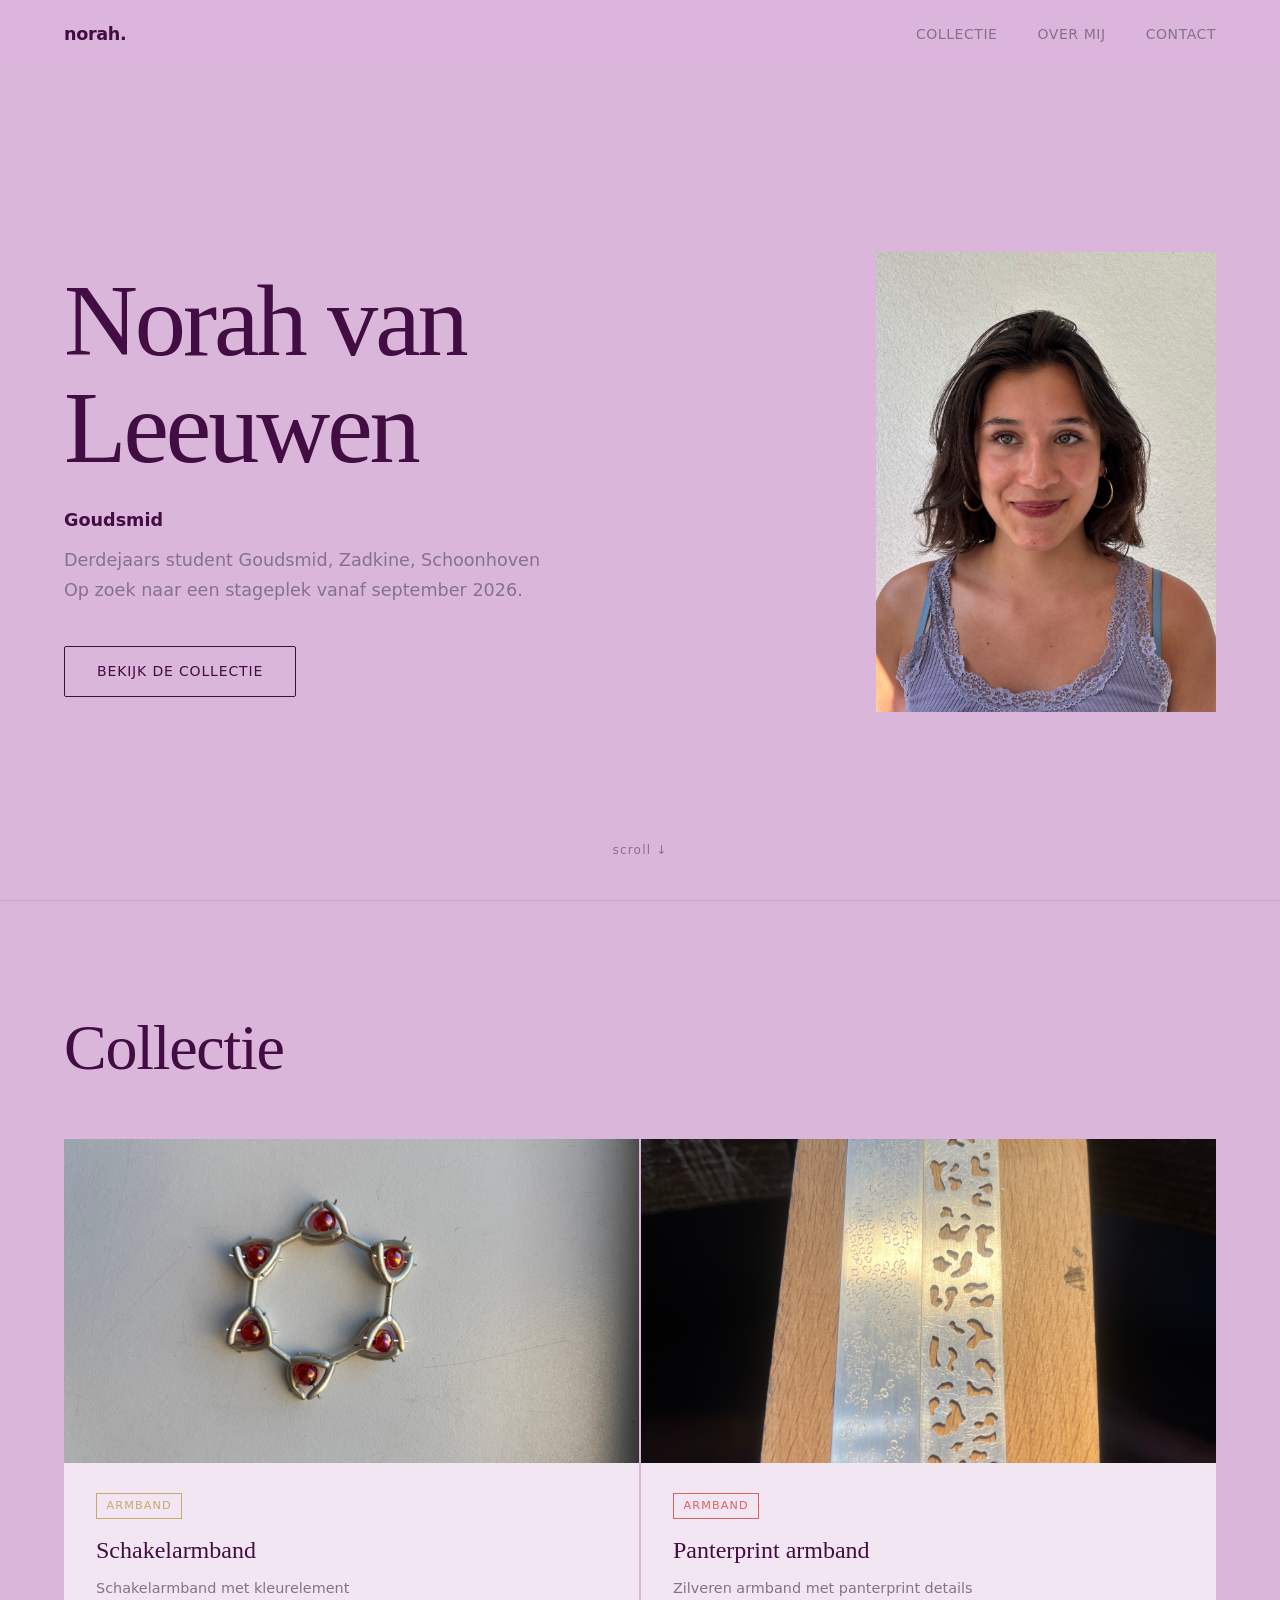
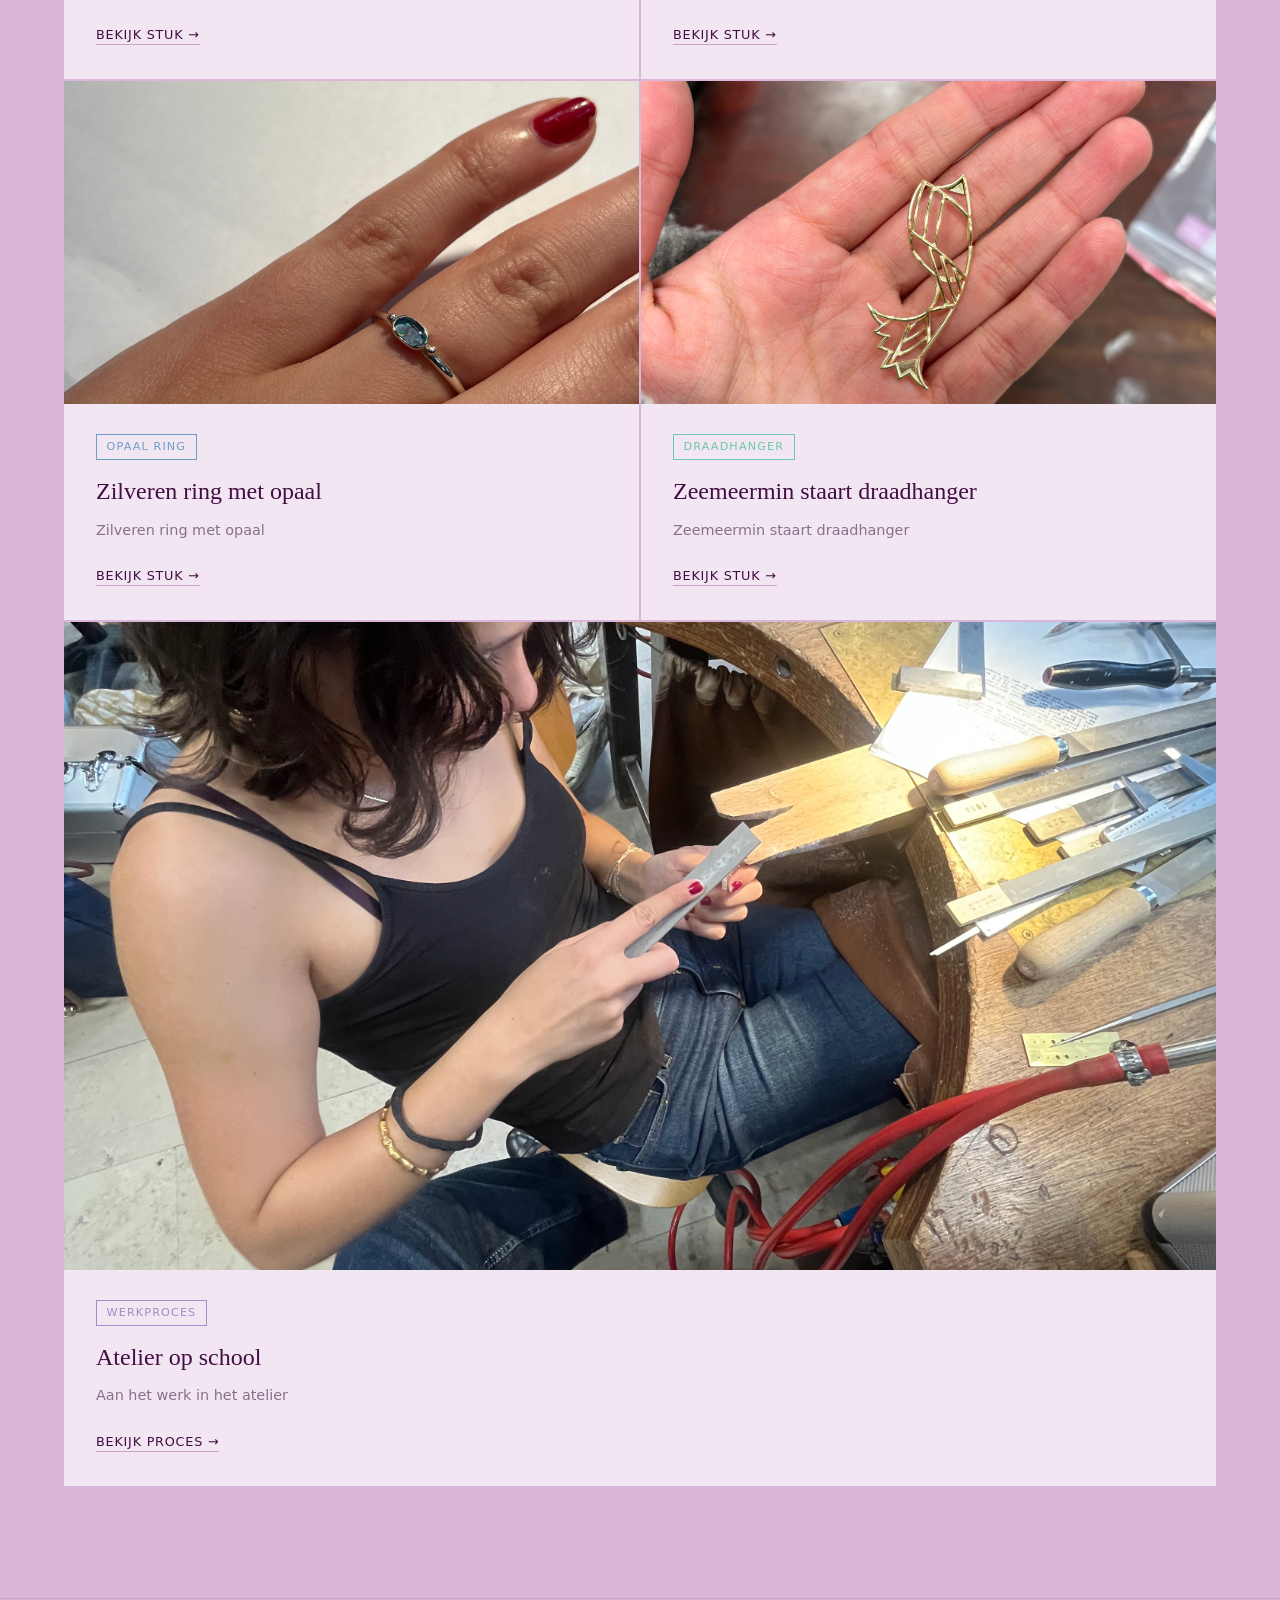
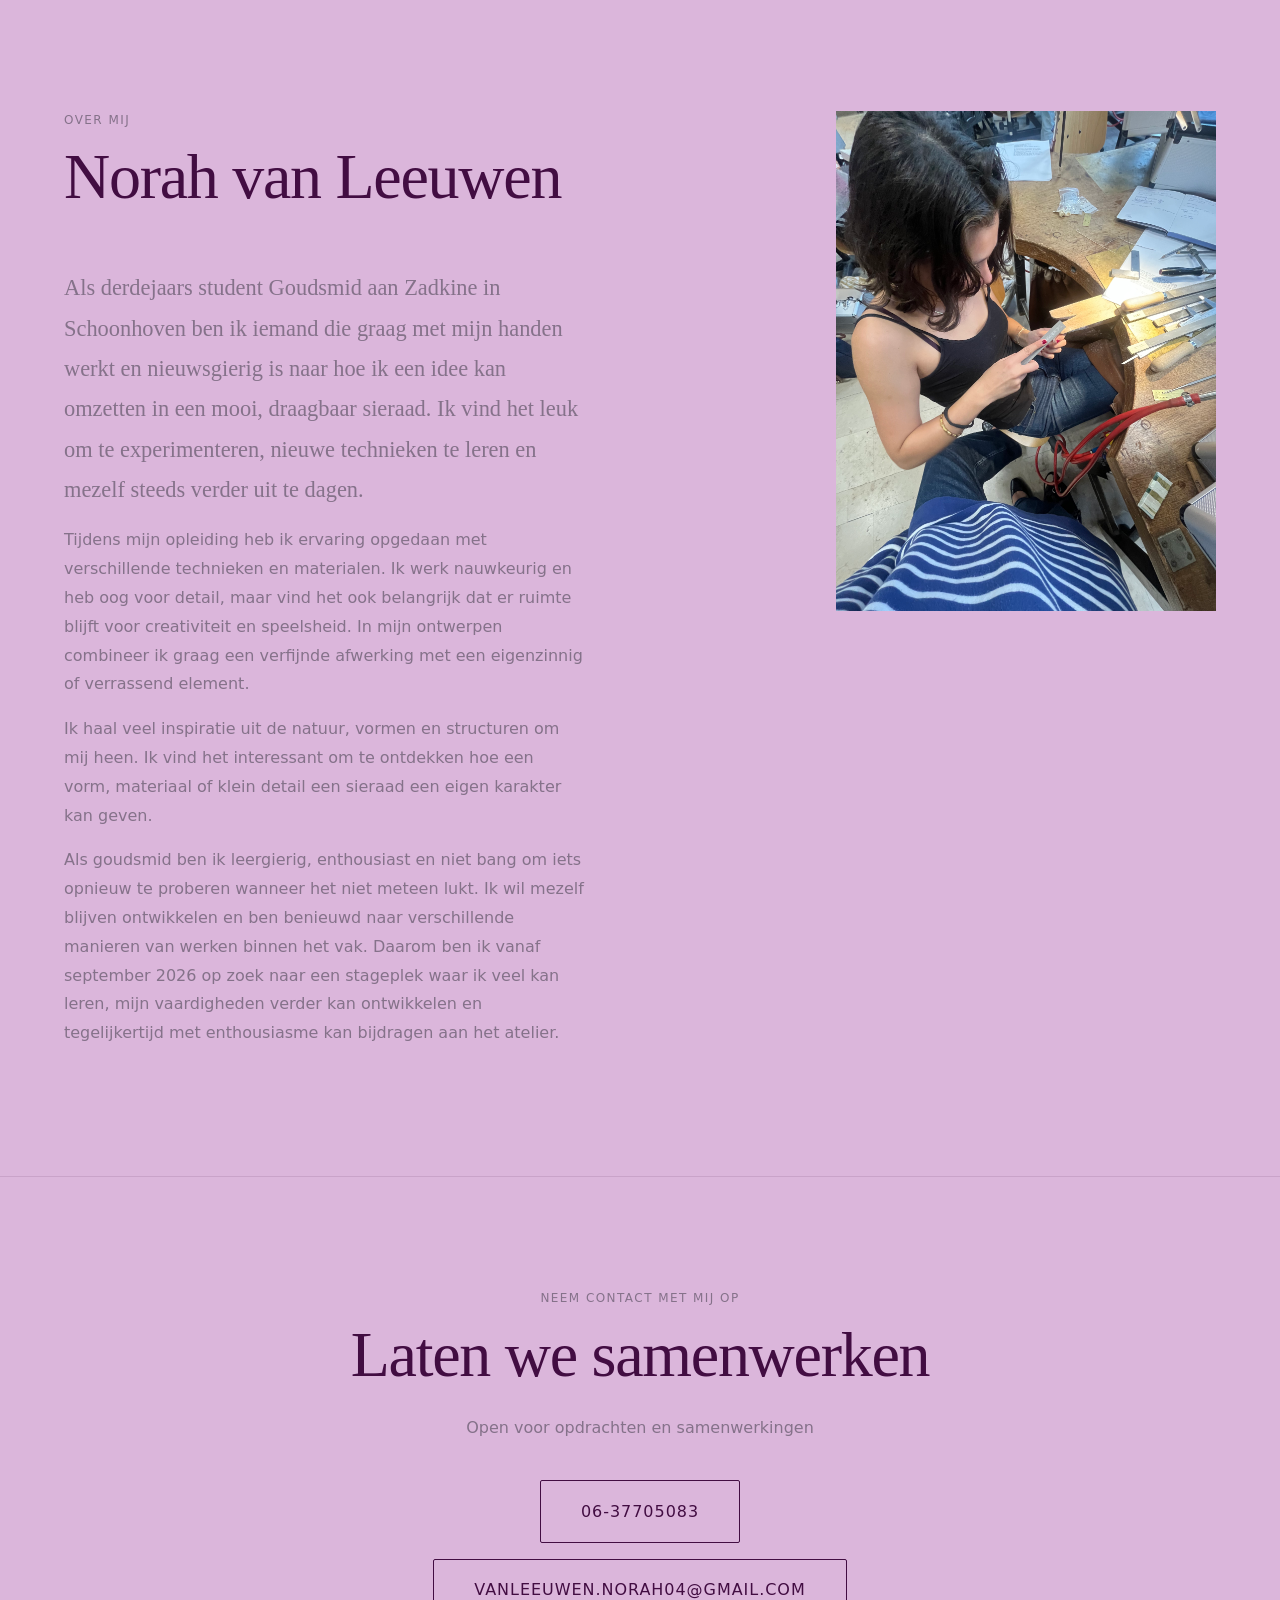
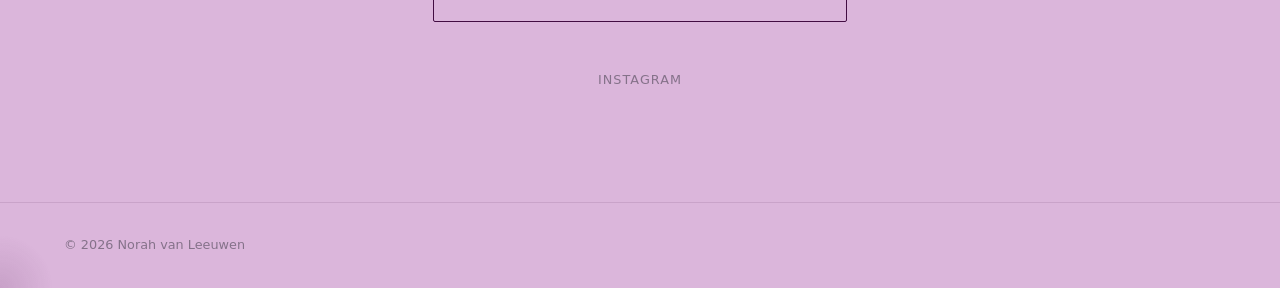
<file: index.html>
<!DOCTYPE html>
<html lang="nl">
   <head>
      <meta charset="UTF-8" />
      <meta name="viewport" content="width=device-width, initial-scale=1.0" />
      <link rel="icon" type="image/png" href="imgs/NL.png" />
      <title>Portfolio — Norah van Leeuwen</title>
      <link rel="stylesheet" href="style.css" />
   </head>
   <body>
      <!-- NAV -->
      <nav>
         <span class="nav-logo">norah.</span>
         <ul>
<li><a href="index.html#work">Collectie</a></li>
<li><a href="index.html#about">Over mij</a></li>
<li><a href="index.html#contact">Contact</a></li>
         </ul>
      </nav>

<section id="hero">
  <div class="hero-content">
    <h1>Norah van Leeuwen</h1>
    <h2>Goudsmid</h2>
    <p class="hero-sub">Derdejaars student Goudsmid, Zadkine, Schoonhoven
Op zoek naar een stageplek vanaf september 2026.</p>
    <a href="#work" class="btn">Bekijk de collectie</a>
  </div>
  <div style="width: 340px; height: 460px; overflow: hidden; flex-shrink: 0;">
    <img src="imgs/about/norah.jpg" alt="Norah" style="width: 100%; height: 100%; object-fit: cover; object-position: center 50%;">
  </div>
  <div class="hero-scroll">scroll ↓</div>
</section>

      <!-- WORK -->
      <section id="work">
         <div class="section-header">
            <h2>Collectie</h2>
         </div>
         <div class="projects-grid">
            <article class="project-card" style="--accent: #c8a96e;" onclick="location.href='armband-rondje.html'">
               <div class="project-img" style="background-image: url('imgs/armband-rondje.jpeg');"></div>
               <div class="project-info">
                  <span class="project-tag">Armband</span>
                  <h3>Schakelarmband</h3>
                  <p>Schakelarmband met kleurelement</p>
                  <span class="project-link">Bekijk stuk →</span>
               </div>
            </article>
            <article class="project-card" style="--accent: #e06060;" onclick="location.href='armband-panter.html'">
               <div class="project-img" style="background-image: url('imgs/armband-panter.jpeg');"></div>
               <div class="project-info">
                  <span class="project-tag">Armband</span>
                  <h3>Panterprint armband</h3>
                  <p>Zilveren armband met panterprint details</p>
                  <span class="project-link">Bekijk stuk →</span>
               </div>
            </article>
            <article class="project-card" style="--accent: #6e9ec8;" onclick="location.href='opaal-ring.html'">
               <div class="project-img" style="background-image: url('imgs/opaal-ring.jpeg');"></div>
               <div class="project-info">
                  <span class="project-tag">Opaal ring</span>
                  <h3>Zilveren ring met opaal</h3>
                  <p>Zilveren ring met opaal</p>
                  <span class="project-link">Bekijk stuk →</span>
               </div>
            </article>
            <article class="project-card" style="--accent: #6ec8a9;" onclick="location.href='zeemeermin.html'">
               <div class="project-img" style="background-image: url('imgs/zeemeermin.jpeg');"></div>
               <div class="project-info">
                  <span class="project-tag">Draadhanger</span>
                  <h3>Zeemeermin staart draadhanger</h3>
                  <p>Zeemeermin staart draadhanger</p>
                  <span class="project-link">Bekijk stuk →</span>
               </div>
            </article>
            <article class="project-card" style="--accent: #a08ec8;" onclick="location.href='proces.html'">
               <div class="project-img" style="background-image: url('imgs/iha/norah-working.jpeg');"></div>
               <div class="project-info">
                  <span class="project-tag">Werkproces</span>
                  <h3>Atelier op school</h3>
                  <p>Aan het werk in het atelier</p>
                  <span class="project-link">Bekijk proces →</span>
               </div>
            </article>
         </div>
      </section>
      <!-- ABOUT -->
      <section id="about">
         <div class="about-inner">
            <div class="about-text">
               <div class="section-header">
                  <span class="label">Over mij</span>
                  <h2>Norah van Leeuwen</h2>
               </div>
               <p class="about-lead">Als derdejaars student Goudsmid aan Zadkine in Schoonhoven ben ik iemand die graag met mijn handen werkt en nieuwsgierig is naar hoe ik een idee kan omzetten in een mooi, draagbaar sieraad. Ik vind het leuk om te experimenteren, nieuwe technieken te leren en mezelf steeds verder uit te dagen.</p>
               <p>Tijdens mijn opleiding heb ik ervaring opgedaan met verschillende technieken en materialen. Ik werk nauwkeurig en heb oog voor detail, maar vind het ook belangrijk dat er ruimte blijft voor creativiteit en speelsheid. In mijn ontwerpen combineer ik graag een verfijnde afwerking met een eigenzinnig of verrassend element.</p>
               <p>Ik haal veel inspiratie uit de natuur, vormen en structuren om mij heen. Ik vind het interessant om te ontdekken hoe een vorm, materiaal of klein detail een sieraad een eigen karakter kan geven.</p>
               <p>Als goudsmid ben ik leergierig, enthousiast en niet bang om iets opnieuw te proberen wanneer het niet meteen lukt. Ik wil mezelf blijven ontwikkelen en ben benieuwd naar verschillende manieren van werken binnen het vak. Daarom ben ik vanaf september 2026 op zoek naar een stageplek waar ik veel kan leren, mijn vaardigheden verder kan ontwikkelen en tegelijkertijd met enthousiasme kan bijdragen aan het atelier.</p>
            </div>
            <div style="width: 380px; height: 500px; overflow: hidden; position: sticky; top: 6rem;">
               <img src="imgs/iha/norah-working.jpeg" alt="Norah" style="width: 100%; height: 100%; object-fit: cover; object-position: center 50%;">
            </div>
         </div>
      </section>
      <!-- CONTACT -->
      <section id="contact">
         <div class="contact-inner">
            <div class="section-header">
               <span class="label">Neem contact met mij op</span>
               <h2>Laten we samenwerken</h2>
            </div>
            <p class="contact-sub">Open voor opdrachten en samenwerkingen</p>
            <div class="contact-buttons">
               <a href="tel:+31637705083" class="btn btn-large">06-37705083</a>
               <a href="mailto:vanleeuwen.norah04@gmail.com" class="btn btn-large">vanleeuwen.norah04@gmail.com</a>
            </div>
            <div class="socials">
               <a href="https://www.instagram.com/norahvanleeuwen_/">Instagram</a>
            </div>
         </div>
      </section>
      <footer>
         <span>© 2026 Norah van Leeuwen</span>
      </footer>
      <script src="script.js"></script>
   </body>
</html>
</file>
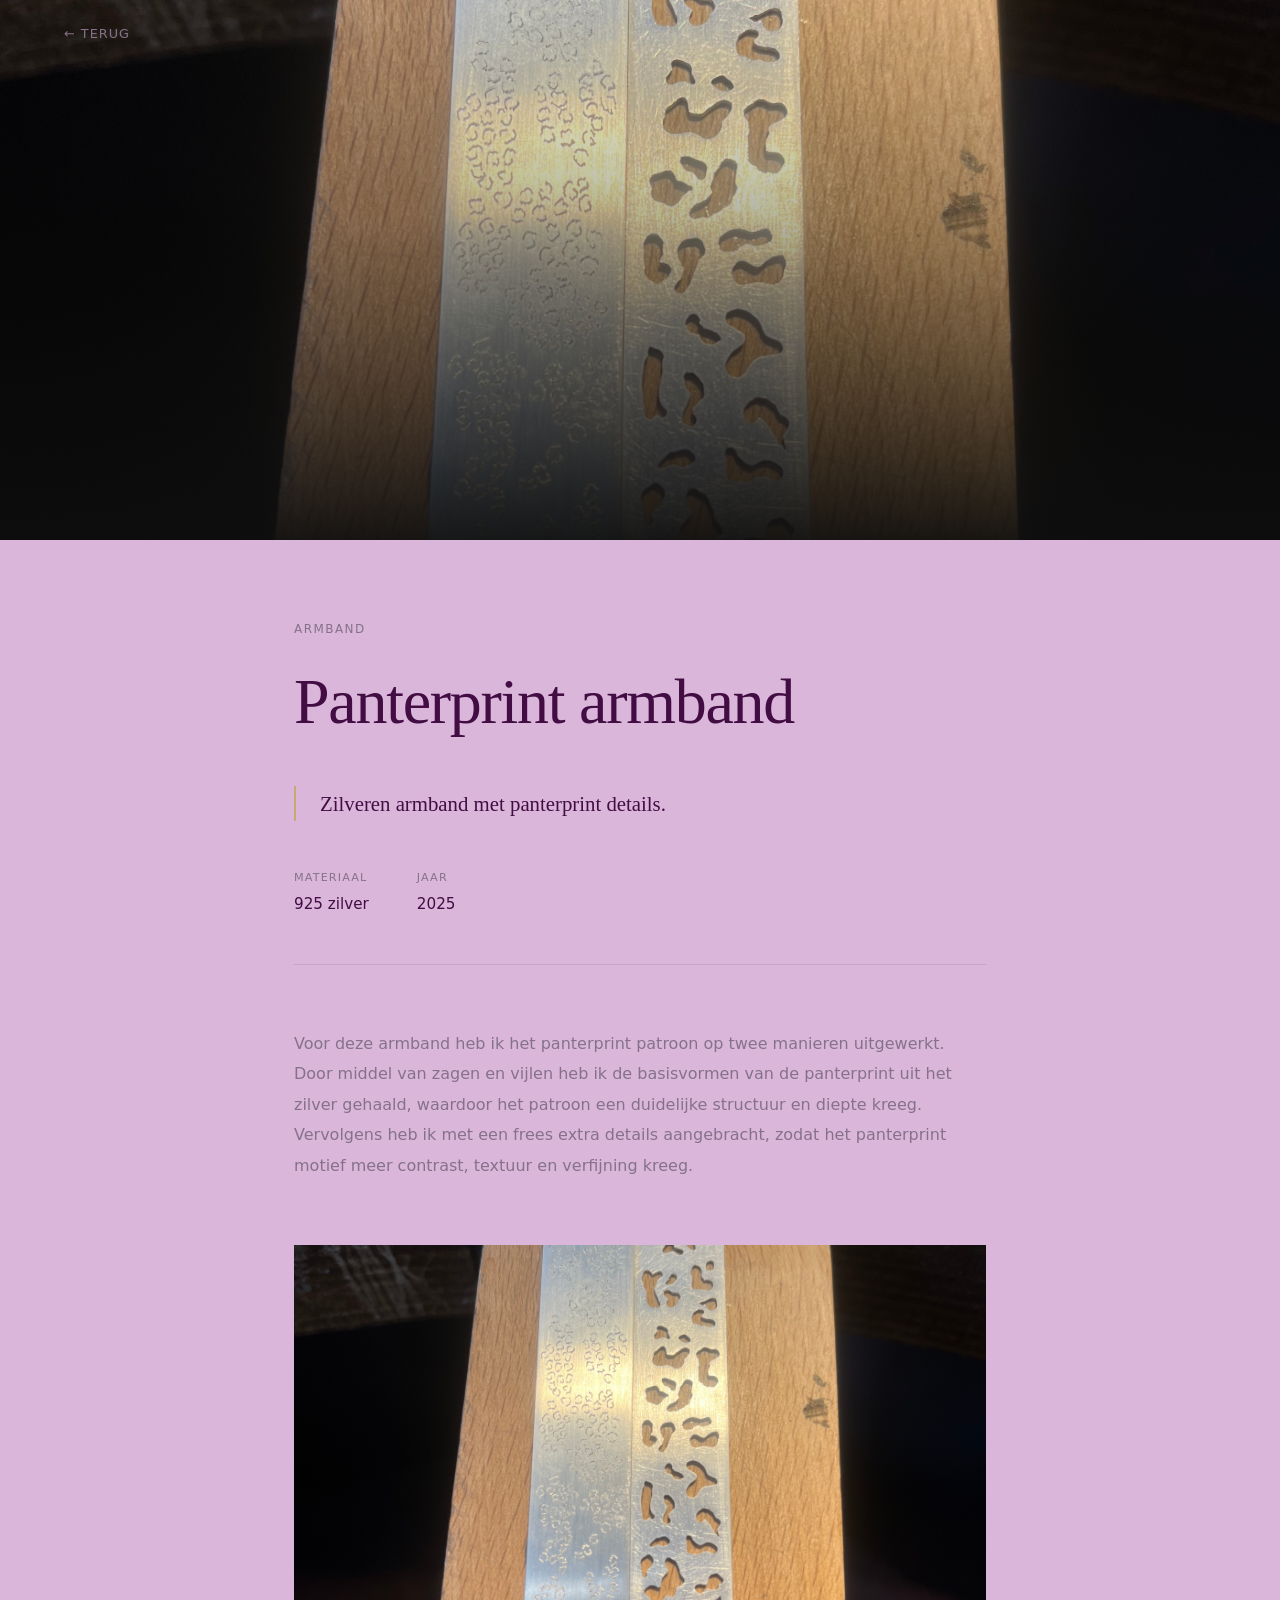
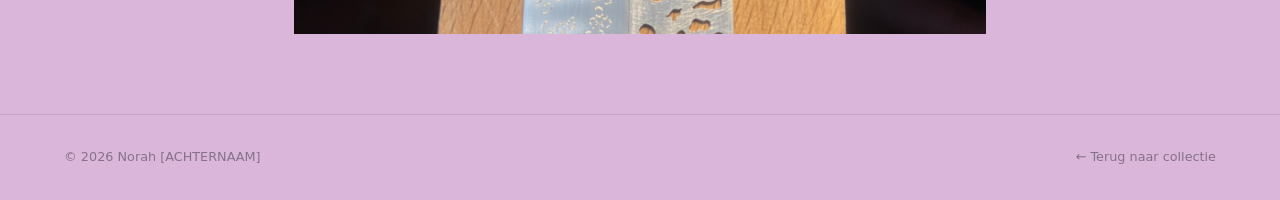
<file: armband-panter.html>
<!DOCTYPE html>
<html lang="nl">
<head>
  <meta charset="UTF-8" />
  <meta name="viewport" content="width=device-width, initial-scale=1.0" />
        <link rel="icon" type="image/png" href="imgs/NL.png" />
  <title>Panterprint armband — Norah</title>
  <link rel="stylesheet" href="style.css" />
  <link rel="stylesheet" href="project.css" />
</head>
<body>

  <a href="index.html#work" class="back-link">← Terug</a>

  <div class="project-hero" style="background-image: url('imgs/armband-panter.jpeg');"></div>

  <div class="project-body">
    <span class="label">Armband</span>
    <h1 style="font-family:Georgia,serif;font-size:clamp(2rem,5vw,4rem);font-weight:normal;letter-spacing:-0.02em;margin-bottom:2rem;">Panterprint armband</h1>

    <p class="project-intro">Zilveren armband met panterprint details.</p>

    <div class="project-meta">
      <div class="meta-item"><span class="meta-label">Materiaal</span><span class="meta-value">925 zilver</span></div>
      <div class="meta-item"><span class="meta-label">Jaar</span><span class="meta-value">2025</span></div>
    </div>

    <div class="project-text">
      <p>Voor deze armband heb ik het panterprint patroon op twee manieren uitgewerkt. Door middel van zagen en vijlen heb ik de basisvormen van de panterprint uit het zilver gehaald, waardoor het patroon een duidelijke structuur en diepte kreeg. Vervolgens heb ik met een frees extra details aangebracht, zodat het panterprint motief meer contrast, textuur en verfijning kreeg.</p>
    </div>

    <div class="gallery cols-1">
      <img src="imgs/armband-panter.jpeg" alt="Panterprint armband" class="wide" />
    </div>
  </div>

  <footer>
    <span>© 2026 Norah [ACHTERNAAM]</span>
    <a href="index.html#work" style="color:var(--muted);text-decoration:none;font-size:0.8rem;">← Terug naar collectie</a>
  </footer>

</body>
</html>
</file>
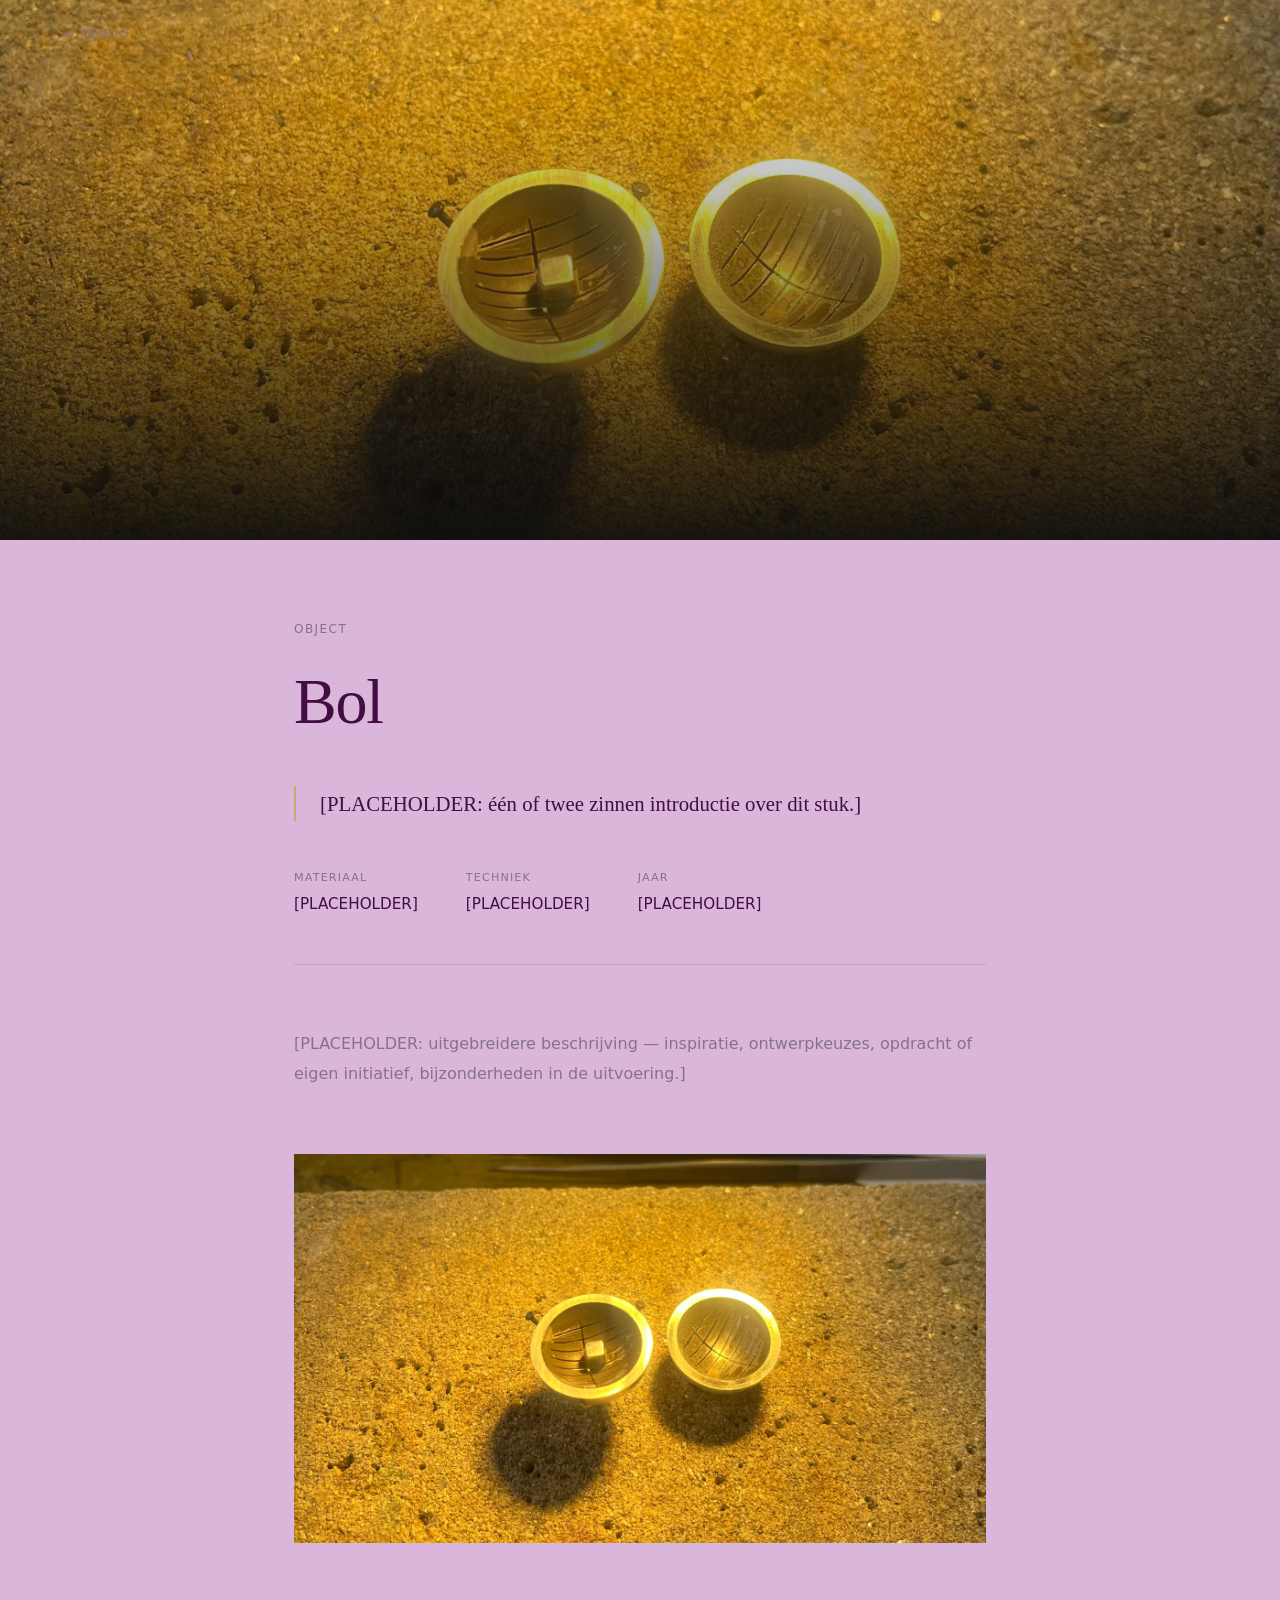
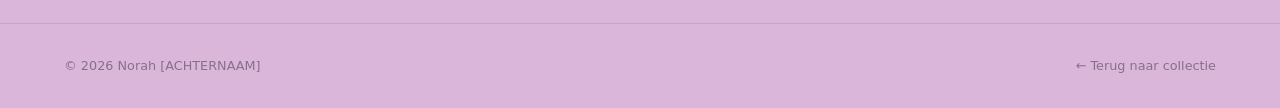
<file: bol.html>
<!DOCTYPE html>
<html lang="nl">
<head>
  <meta charset="UTF-8" />
  <meta name="viewport" content="width=device-width, initial-scale=1.0" />
  <title>Bol — Norah</title>
  <link rel="stylesheet" href="style.css" />
  <link rel="stylesheet" href="project.css" />
</head>
<body>

  <a href="index.html#work" class="back-link">← Terug</a>

  <div class="project-hero" style="background-image: url('imgs/bol.jpeg');"></div>

  <div class="project-body">
    <span class="label">Object</span>
    <h1 style="font-family:Georgia,serif;font-size:clamp(2rem,5vw,4rem);font-weight:normal;letter-spacing:-0.02em;margin-bottom:2rem;">Bol</h1>

    <p class="project-intro">[PLACEHOLDER: één of twee zinnen introductie over dit stuk.]</p>

    <div class="project-meta">
      <div class="meta-item"><span class="meta-label">Materiaal</span><span class="meta-value">[PLACEHOLDER]</span></div>
      <div class="meta-item"><span class="meta-label">Techniek</span><span class="meta-value">[PLACEHOLDER]</span></div>
      <div class="meta-item"><span class="meta-label">Jaar</span><span class="meta-value">[PLACEHOLDER]</span></div>
    </div>

    <div class="project-text">
      <p>[PLACEHOLDER: uitgebreidere beschrijving — inspiratie, ontwerpkeuzes, opdracht of eigen initiatief, bijzonderheden in de uitvoering.]</p>
    </div>

    <div class="gallery cols-1">
      <img src="imgs/bol.jpeg" alt="Bol" class="wide" />
    </div>
  </div>

  <footer>
    <span>© 2026 Norah [ACHTERNAAM]</span>
    <a href="index.html#work" style="color:var(--muted);text-decoration:none;font-size:0.8rem;">← Terug naar collectie</a>
  </footer>

</body>
</html>
</file>
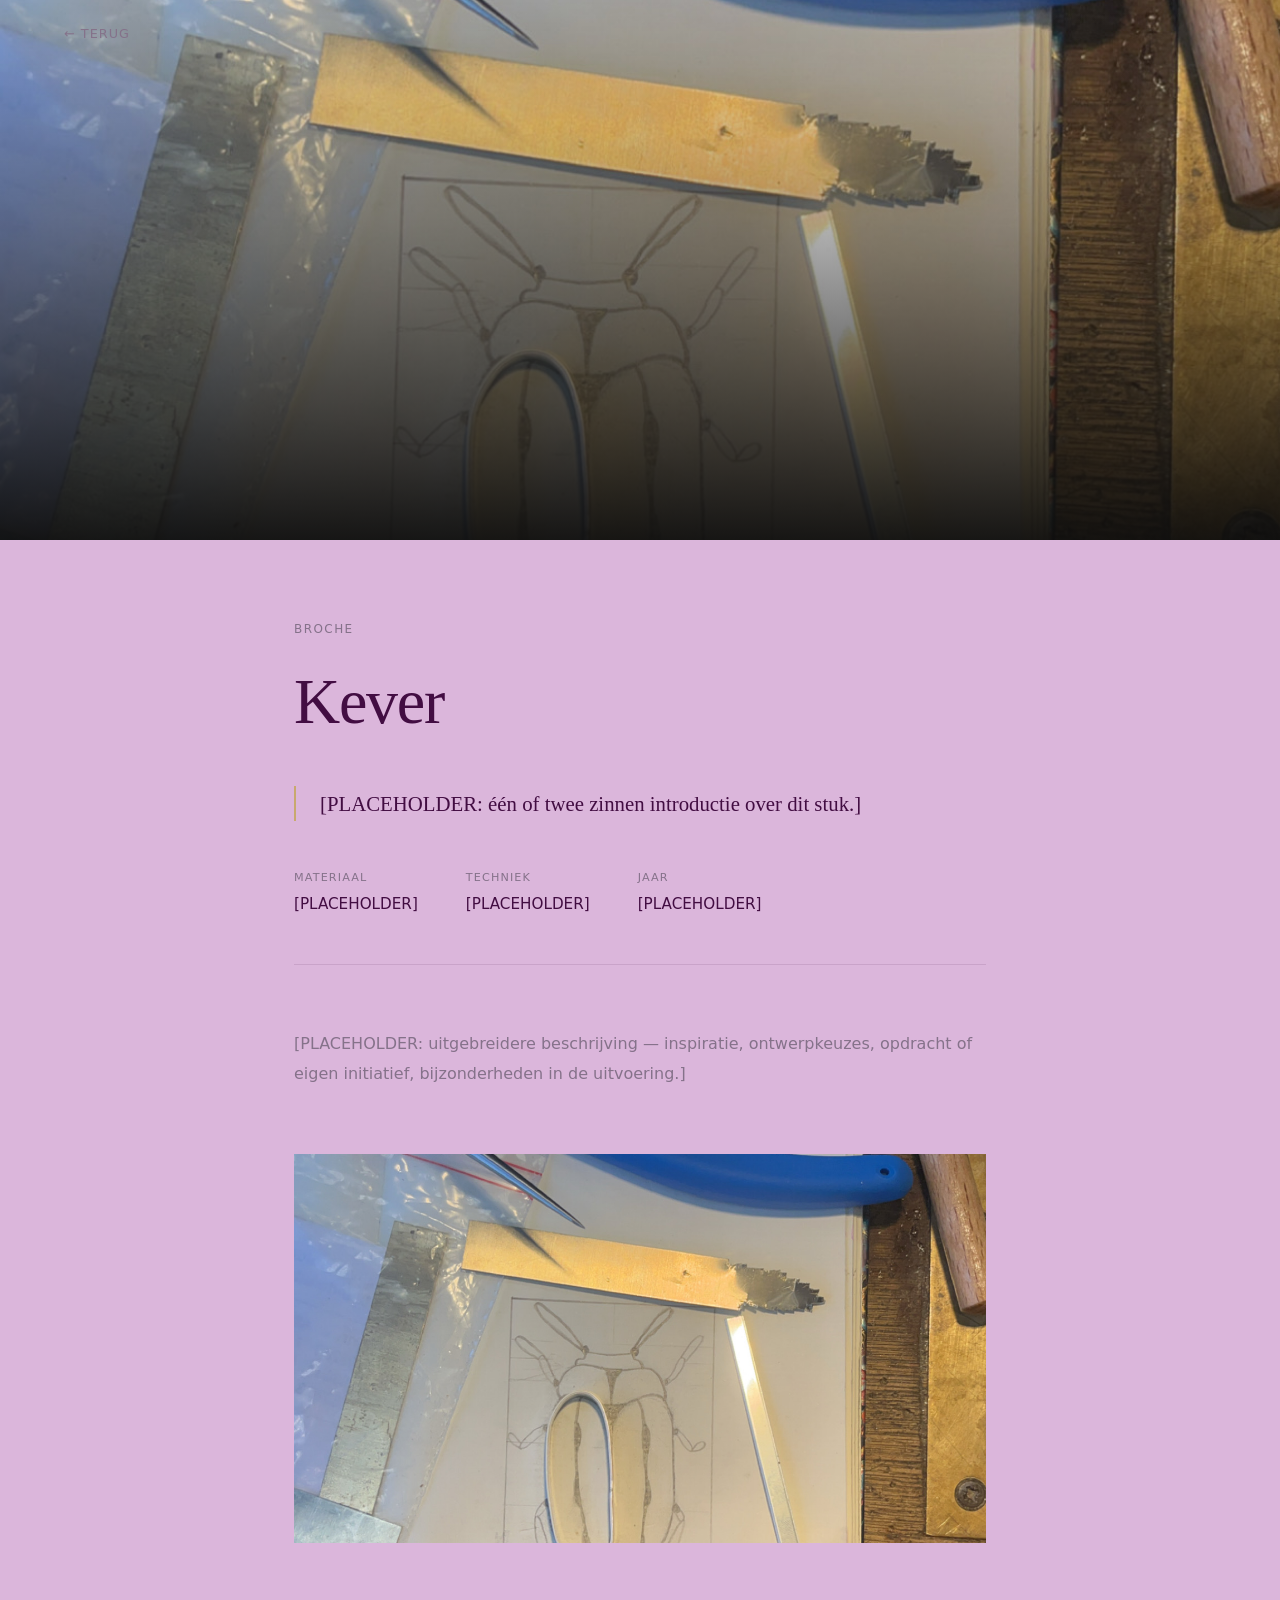
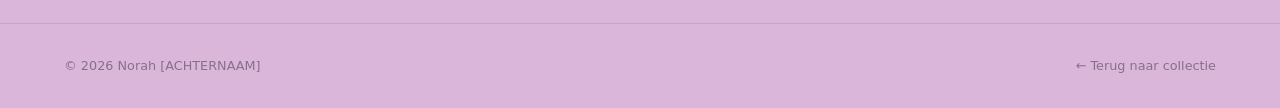
<file: kever.html>
<!DOCTYPE html>
<html lang="nl">
<head>
  <meta charset="UTF-8" />
  <meta name="viewport" content="width=device-width, initial-scale=1.0" />
  <title>Kever — Norah</title>
  <link rel="stylesheet" href="style.css" />
  <link rel="stylesheet" href="project.css" />
</head>
<body>

  <a href="index.html#work" class="back-link">← Terug</a>

  <div class="project-hero" style="background-image: url('imgs/kever.JPG');"></div>

  <div class="project-body">
    <span class="label">Broche</span>
    <h1 style="font-family:Georgia,serif;font-size:clamp(2rem,5vw,4rem);font-weight:normal;letter-spacing:-0.02em;margin-bottom:2rem;">Kever</h1>

    <p class="project-intro">[PLACEHOLDER: één of twee zinnen introductie over dit stuk.]</p>

    <div class="project-meta">
      <div class="meta-item"><span class="meta-label">Materiaal</span><span class="meta-value">[PLACEHOLDER]</span></div>
      <div class="meta-item"><span class="meta-label">Techniek</span><span class="meta-value">[PLACEHOLDER]</span></div>
      <div class="meta-item"><span class="meta-label">Jaar</span><span class="meta-value">[PLACEHOLDER]</span></div>
    </div>

    <div class="project-text">
      <p>[PLACEHOLDER: uitgebreidere beschrijving — inspiratie, ontwerpkeuzes, opdracht of eigen initiatief, bijzonderheden in de uitvoering.]</p>
    </div>

    <div class="gallery cols-1">
      <img src="imgs/kever.JPG" alt="Kever" class="wide" />
    </div>
  </div>

  <footer>
    <span>© 2026 Norah [ACHTERNAAM]</span>
    <a href="index.html#work" style="color:var(--muted);text-decoration:none;font-size:0.8rem;">← Terug naar collectie</a>
  </footer>

</body>
</html>
</file>
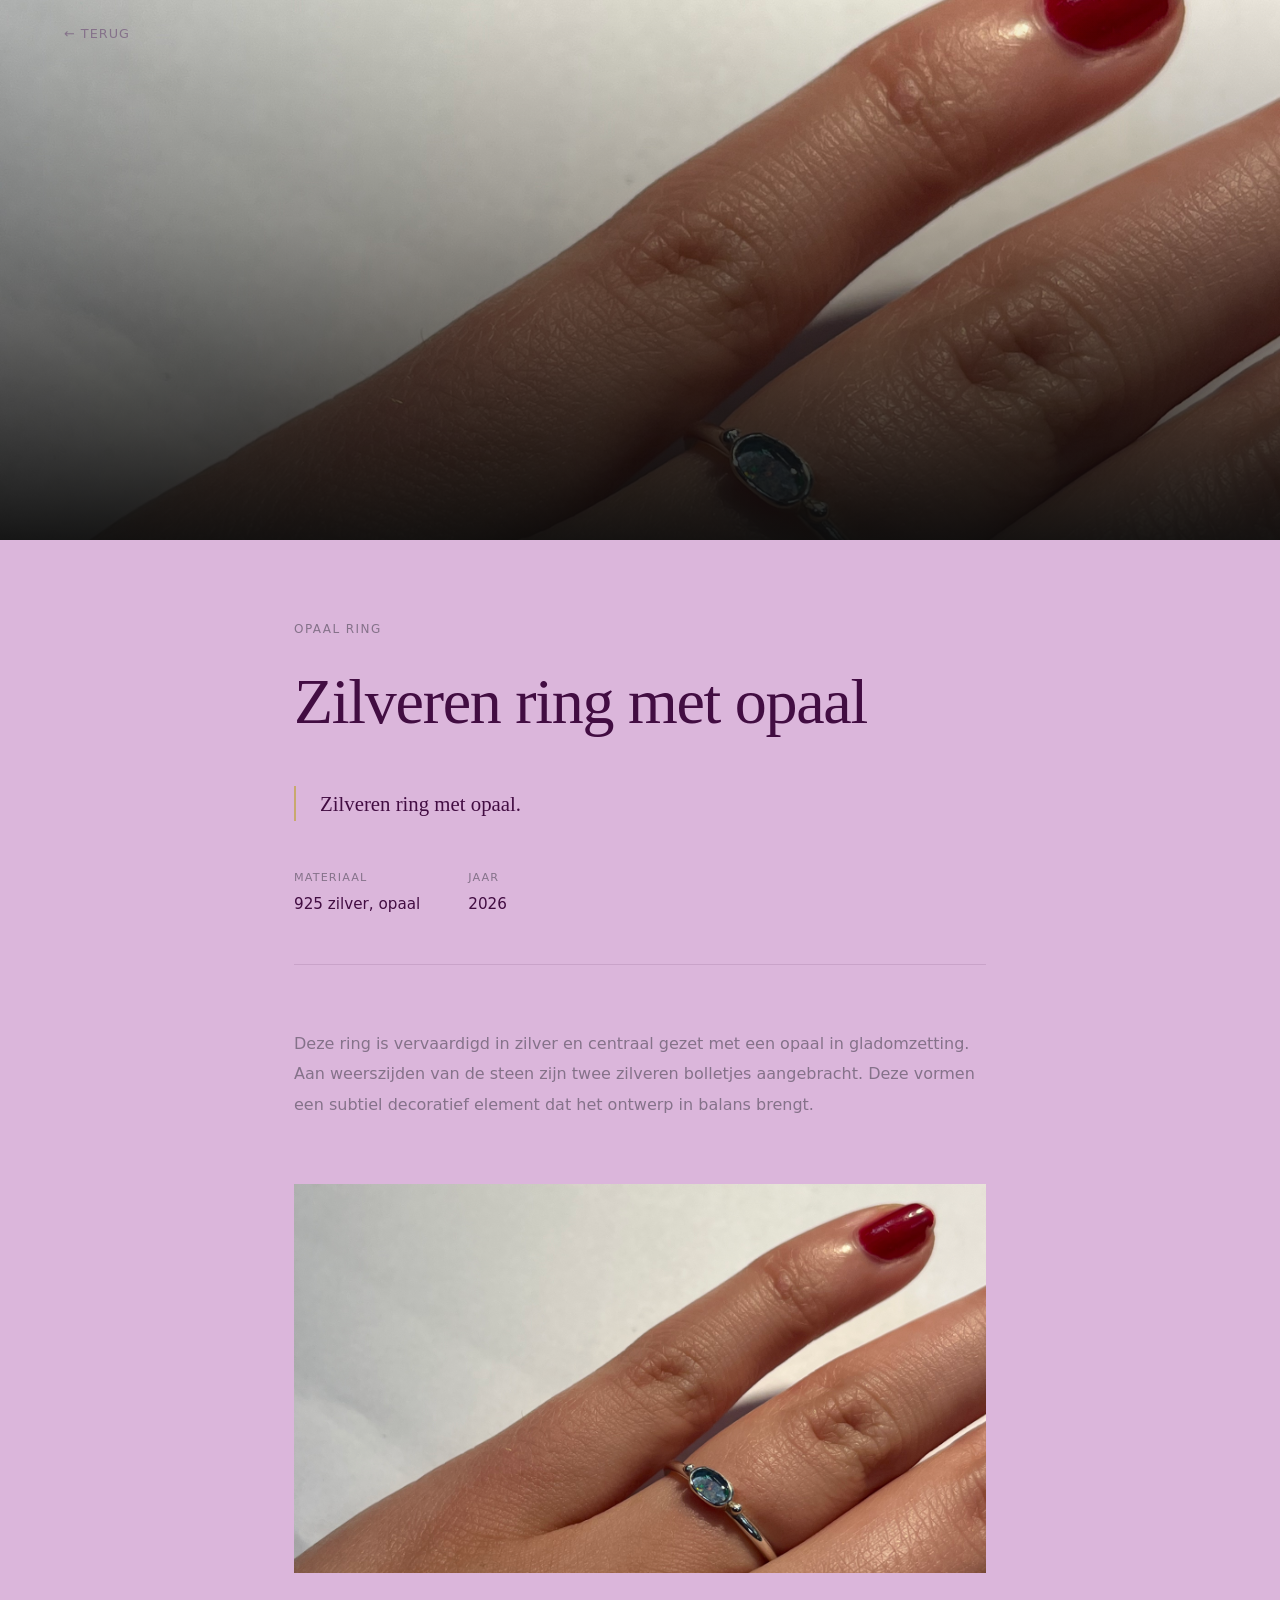
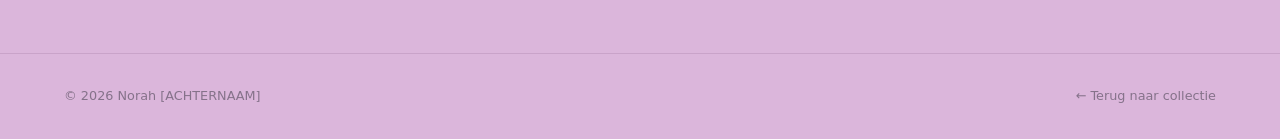
<file: opaal-ring.html>
<!DOCTYPE html>
<html lang="nl">
<head>
  <meta charset="UTF-8" />
  <meta name="viewport" content="width=device-width, initial-scale=1.0" />
        <link rel="icon" type="image/png" href="imgs/NL.png" />
  <title>Zilveren ring met opaal — Norah</title>
  <link rel="stylesheet" href="style.css" />
  <link rel="stylesheet" href="project.css" />
</head>
<body>

  <a href="index.html#work" class="back-link">← Terug</a>

  <div class="project-hero" style="background-image: url('imgs/opaal-ring.jpeg');"></div>

  <div class="project-body">
    <span class="label">Opaal ring</span>
    <h1 style="font-family:Georgia,serif;font-size:clamp(2rem,5vw,4rem);font-weight:normal;letter-spacing:-0.02em;margin-bottom:2rem;">Zilveren ring met opaal</h1>

    <p class="project-intro">Zilveren ring met opaal.</p>

    <div class="project-meta">
      <div class="meta-item"><span class="meta-label">Materiaal</span><span class="meta-value">925 zilver, opaal</span></div>
      <div class="meta-item"><span class="meta-label">Jaar</span><span class="meta-value">2026</span></div>
    </div>

    <div class="project-text">
      <p>Deze ring is vervaardigd in zilver en centraal gezet met een opaal in gladomzetting. Aan weerszijden van de steen zijn twee zilveren bolletjes aangebracht. Deze vormen een subtiel decoratief element dat het ontwerp in balans brengt.</p>
    </div>

    <div class="gallery cols-1">
      <img src="imgs/opaal-ring.jpeg" alt="Zilveren ring met opaal" class="wide" />
    </div>
  </div>

  <footer>
    <span>© 2026 Norah [ACHTERNAAM]</span>
    <a href="index.html#work" style="color:var(--muted);text-decoration:none;font-size:0.8rem;">← Terug naar collectie</a>
  </footer>

</body>
</html>
</file>
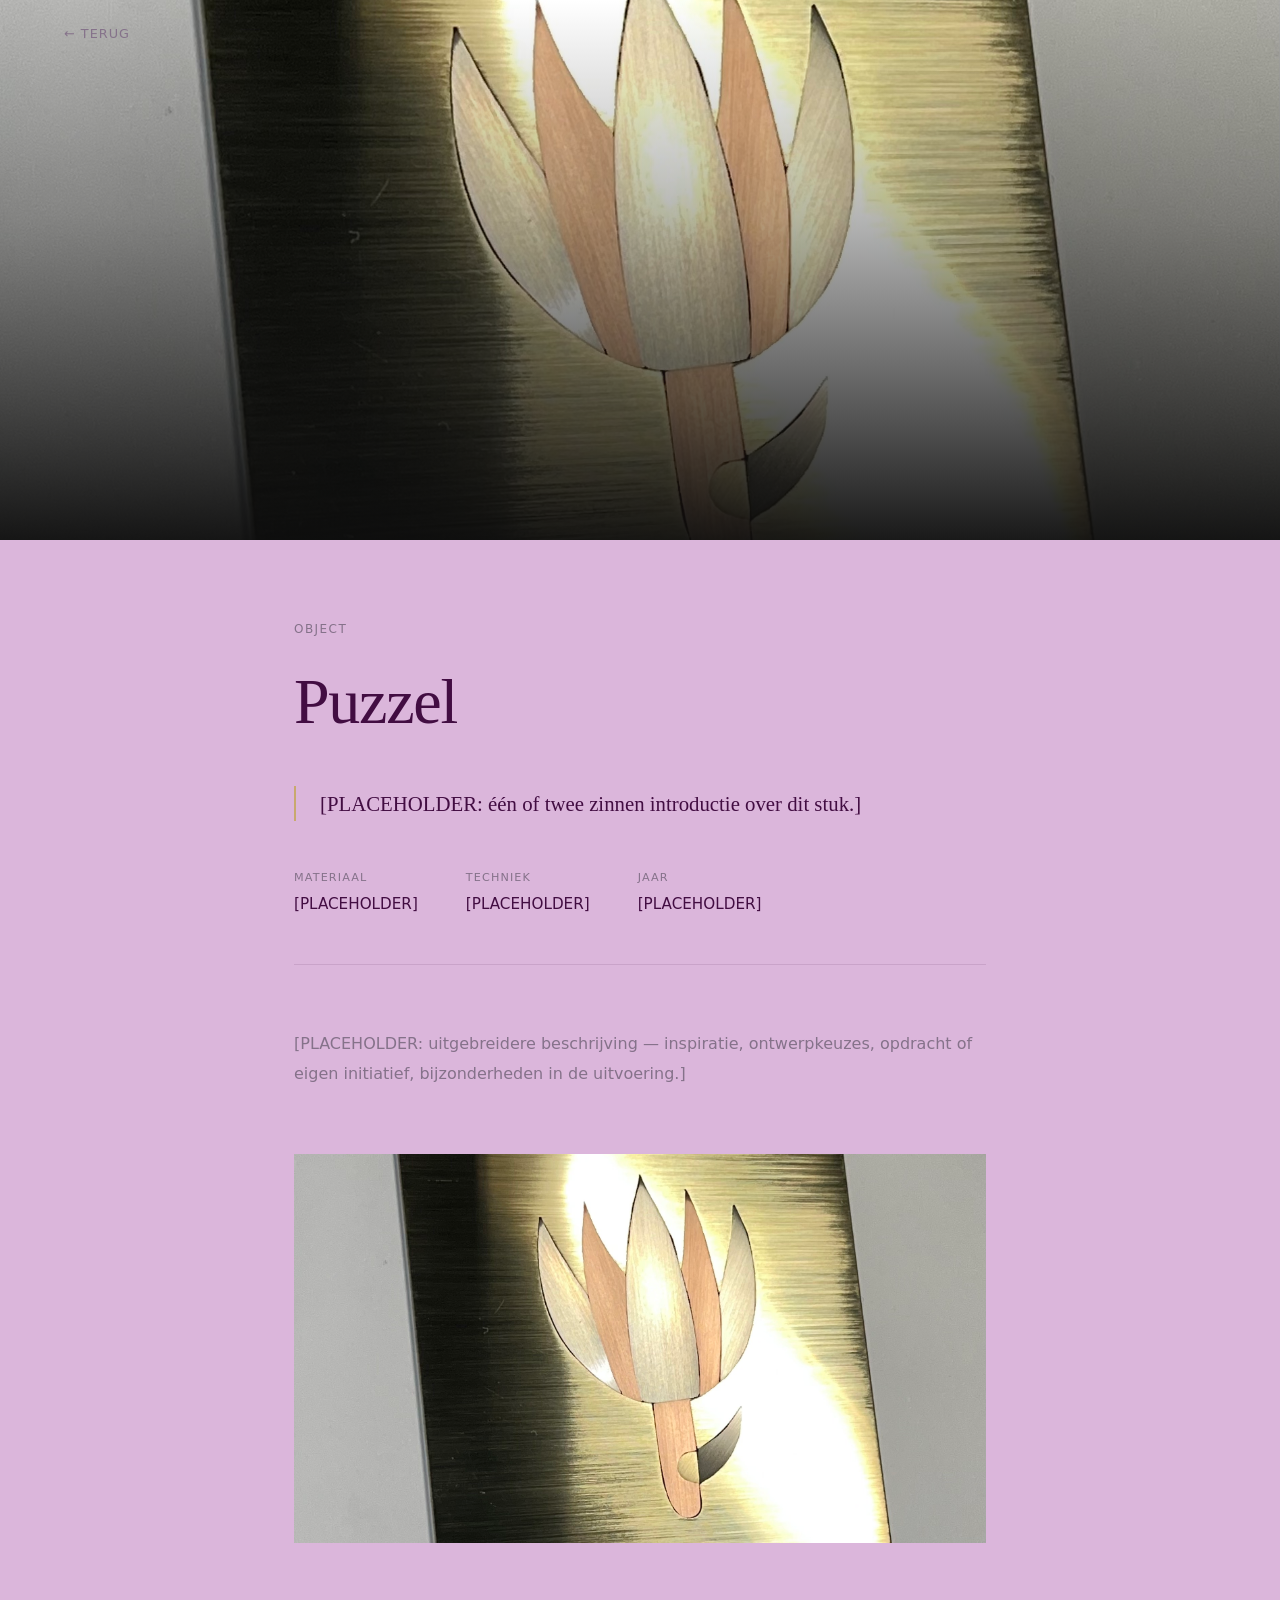
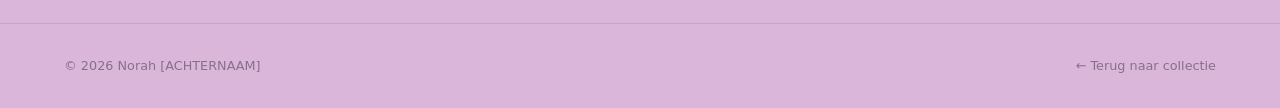
<file: puzzel.html>
<!DOCTYPE html>
<html lang="nl">
<head>
  <meta charset="UTF-8" />
  <meta name="viewport" content="width=device-width, initial-scale=1.0" />
  <title>Puzzel — Norah</title>
  <link rel="stylesheet" href="style.css" />
  <link rel="stylesheet" href="project.css" />
</head>
<body>

  <a href="index.html#work" class="back-link">← Terug</a>

  <div class="project-hero" style="background-image: url('imgs/puzzel.jpeg');"></div>

  <div class="project-body">
    <span class="label">Object</span>
    <h1 style="font-family:Georgia,serif;font-size:clamp(2rem,5vw,4rem);font-weight:normal;letter-spacing:-0.02em;margin-bottom:2rem;">Puzzel</h1>

    <p class="project-intro">[PLACEHOLDER: één of twee zinnen introductie over dit stuk.]</p>

    <div class="project-meta">
      <div class="meta-item"><span class="meta-label">Materiaal</span><span class="meta-value">[PLACEHOLDER]</span></div>
      <div class="meta-item"><span class="meta-label">Techniek</span><span class="meta-value">[PLACEHOLDER]</span></div>
      <div class="meta-item"><span class="meta-label">Jaar</span><span class="meta-value">[PLACEHOLDER]</span></div>
    </div>

    <div class="project-text">
      <p>[PLACEHOLDER: uitgebreidere beschrijving — inspiratie, ontwerpkeuzes, opdracht of eigen initiatief, bijzonderheden in de uitvoering.]</p>
    </div>

    <div class="gallery cols-1">
      <img src="imgs/puzzel.jpeg" alt="Puzzel" class="wide" />
    </div>
  </div>

  <footer>
    <span>© 2026 Norah [ACHTERNAAM]</span>
    <a href="index.html#work" style="color:var(--muted);text-decoration:none;font-size:0.8rem;">← Terug naar collectie</a>
  </footer>

</body>
</html>
</file>
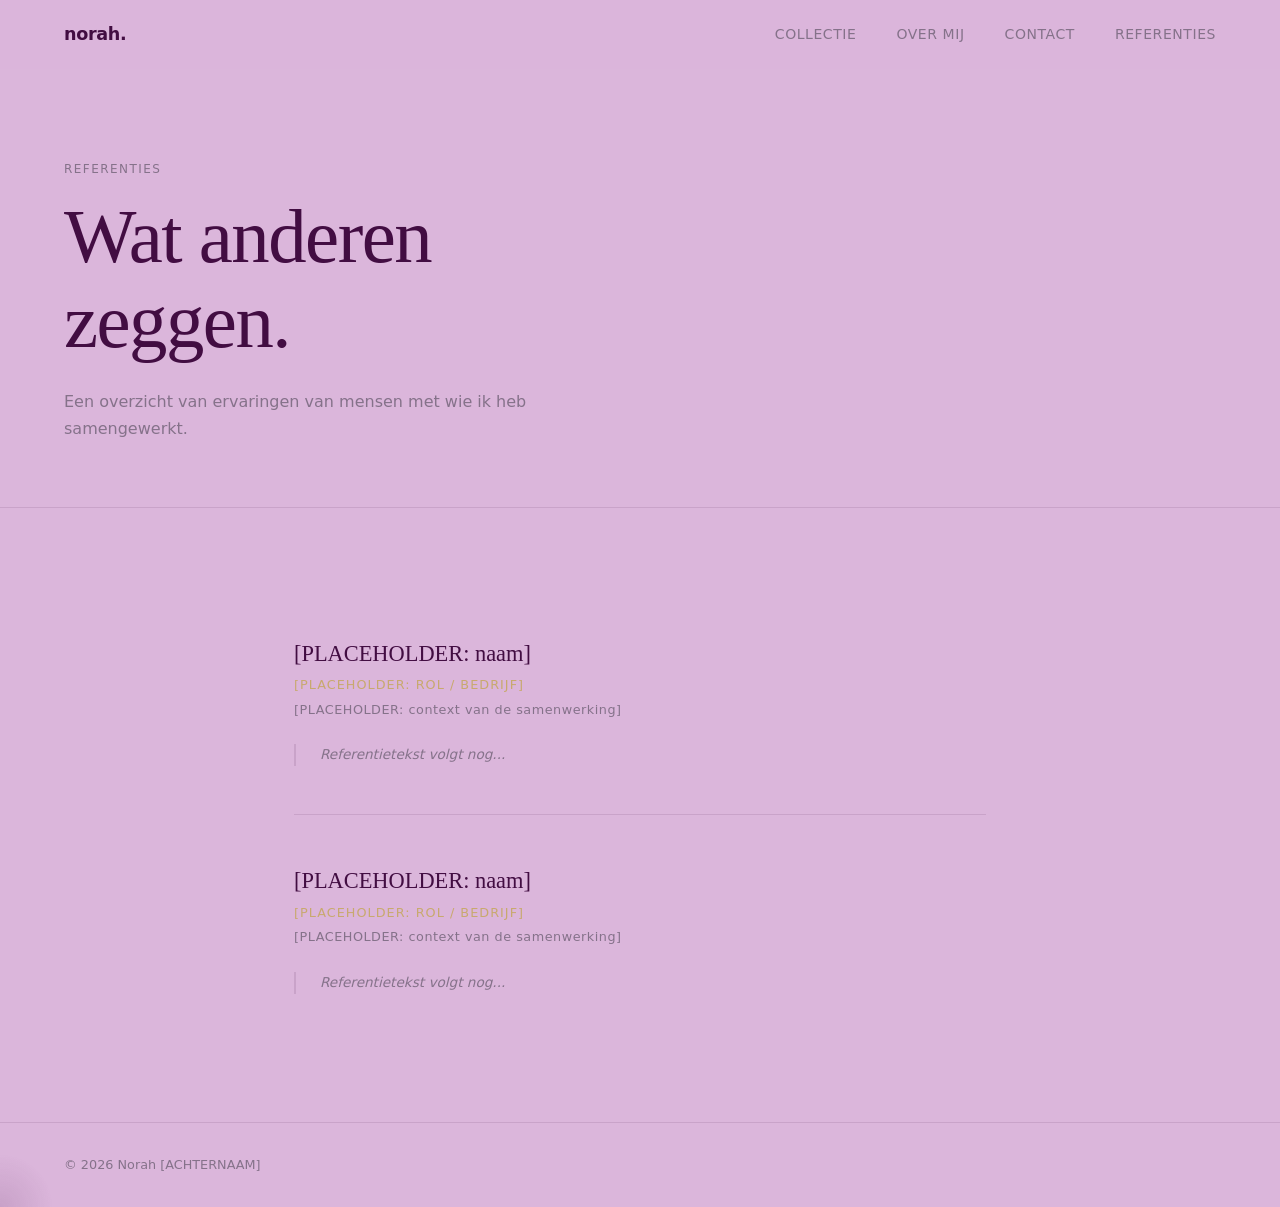
<file: referenties.html>
<!DOCTYPE html>
<html lang="nl">
<head>
  <meta charset="UTF-8" />
  <meta name="viewport" content="width=device-width, initial-scale=1.0" />
  <title>Referenties — Norah [ACHTERNAAM]</title>
  <link rel="stylesheet" href="style.css" />
  <link rel="stylesheet" href="project.css" />
</head>
<body>

  <nav>
    <span class="nav-logo">norah.</span>
    <ul>
      <li><a href="index.html#work">Collectie</a></li>
      <li><a href="index.html#about">Over mij</a></li>
      <li><a href="index.html#contact">Contact</a></li>
      <li><a href="referenties.html">Referenties</a></li>
    </ul>
  </nav>

  <section class="ref-hero">
    <span class="label">Referenties</span>
    <h1>Wat anderen zeggen.</h1>
    <p>Een overzicht van ervaringen van mensen met wie ik heb samengewerkt.</p>
  </section>

  <div class="ref-list">

    <div class="ref-item">
      <div class="ref-meta">
        <span class="ref-name">[PLACEHOLDER: naam]</span>
        <span class="ref-role">[PLACEHOLDER: rol / bedrijf]</span>
        <span class="ref-context">[PLACEHOLDER: context van de samenwerking]</span>
      </div>
      <p class="ref-placeholder">Referentietekst volgt nog...</p>
    </div>

    <div class="ref-item">
      <div class="ref-meta">
        <span class="ref-name">[PLACEHOLDER: naam]</span>
        <span class="ref-role">[PLACEHOLDER: rol / bedrijf]</span>
        <span class="ref-context">[PLACEHOLDER: context van de samenwerking]</span>
      </div>
      <p class="ref-placeholder">Referentietekst volgt nog...</p>
    </div>

  </div>

  <footer>
    <span>© 2026 Norah [ACHTERNAAM]</span>
  </footer>

  <script src="script.js"></script>

</body>
</html>
</file>
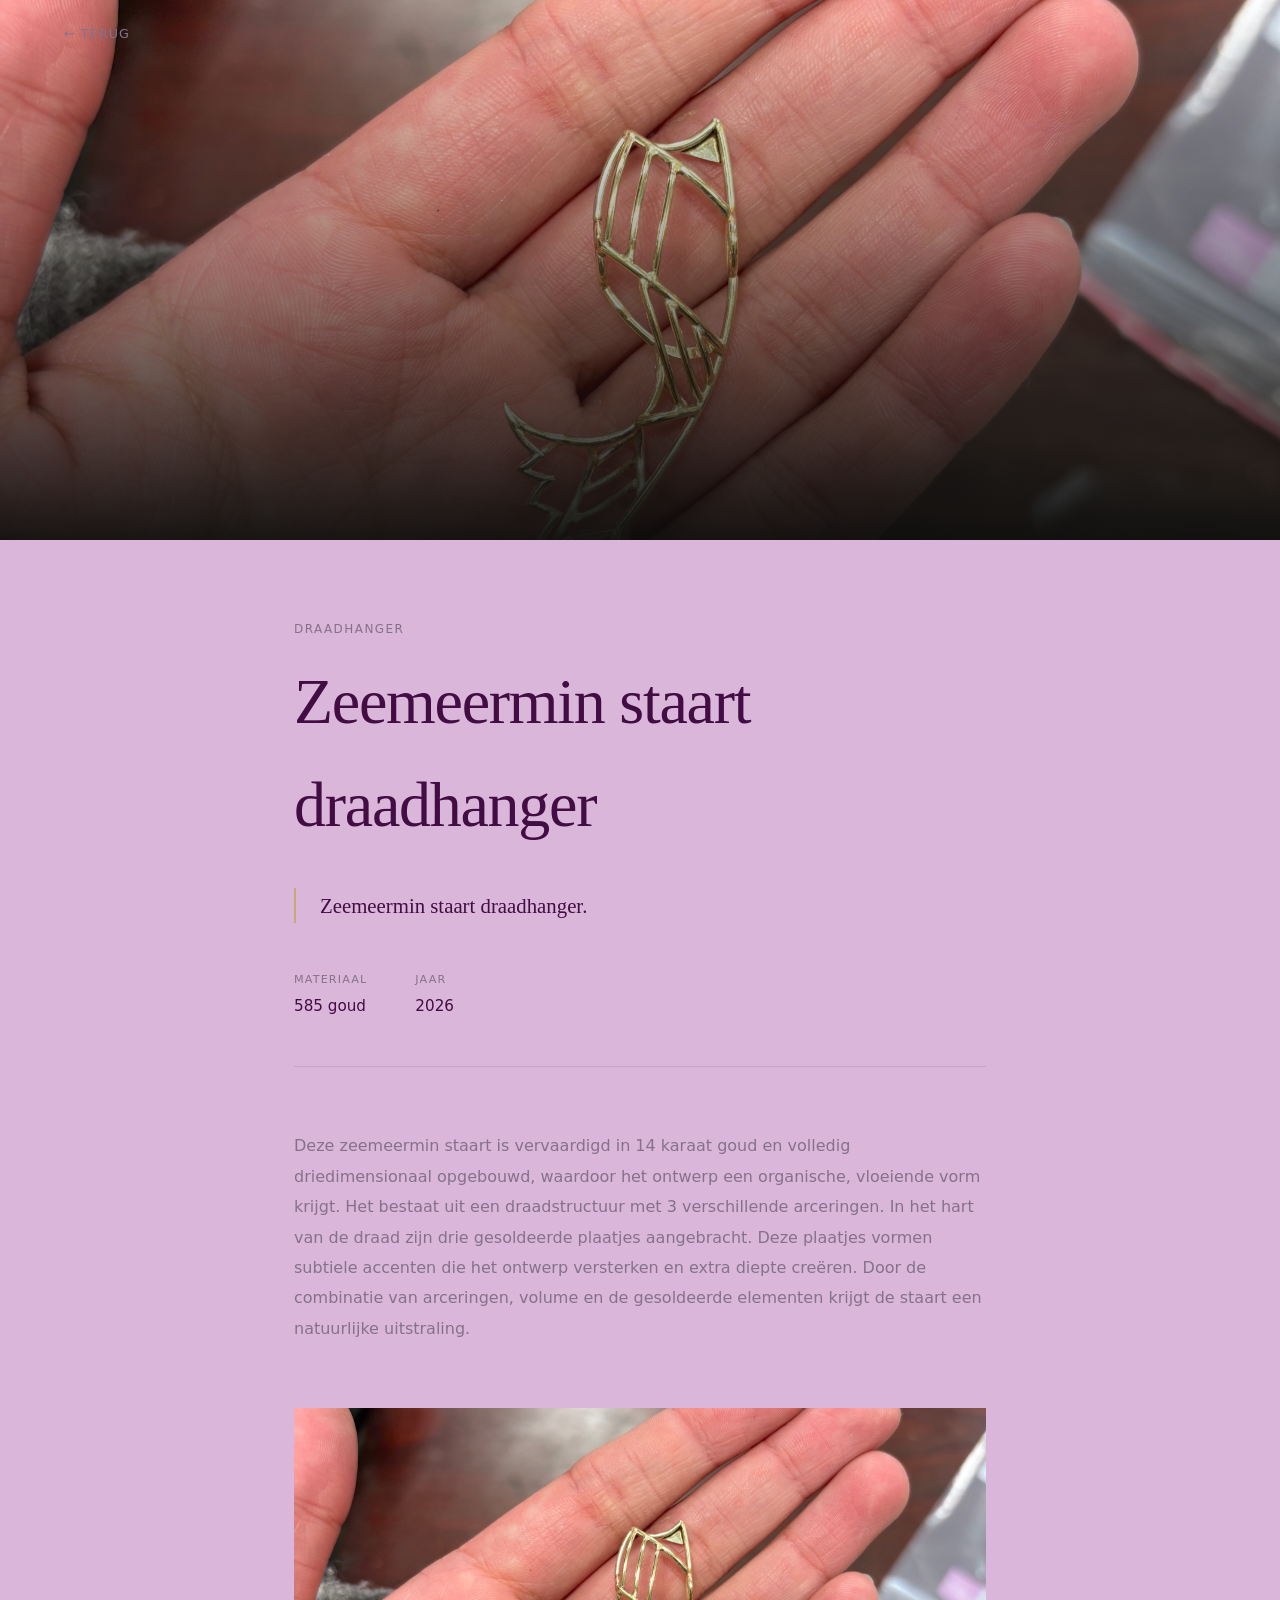
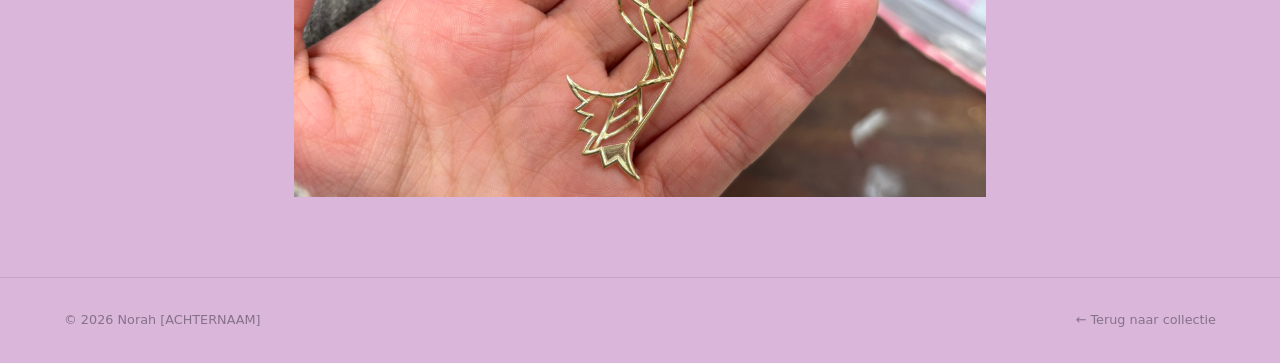
<file: zeemeermin.html>
<!DOCTYPE html>
<html lang="nl">
<head>
  <meta charset="UTF-8" />
  <meta name="viewport" content="width=device-width, initial-scale=1.0" />
        <link rel="icon" type="image/png" href="imgs/NL.png" />
  <title>Zeemeermin staart draadhanger — Norah</title>
  <link rel="stylesheet" href="style.css" />
  <link rel="stylesheet" href="project.css" />
</head>
<body>

  <a href="index.html#work" class="back-link">← Terug</a>

  <div class="project-hero" style="background-image: url('imgs/zeemeermin.jpeg');"></div>

  <div class="project-body">
    <span class="label">Draadhanger</span>
    <h1 style="font-family:Georgia,serif;font-size:clamp(2rem,5vw,4rem);font-weight:normal;letter-spacing:-0.02em;margin-bottom:2rem;">Zeemeermin staart draadhanger</h1>

    <p class="project-intro">Zeemeermin staart draadhanger.</p>

    <div class="project-meta">
      <div class="meta-item"><span class="meta-label">Materiaal</span><span class="meta-value">585 goud</span></div>
      <div class="meta-item"><span class="meta-label">Jaar</span><span class="meta-value">2026</span></div>
    </div>

    <div class="project-text">
      <p>Deze zeemeermin staart is vervaardigd in 14 karaat goud en volledig driedimensionaal opgebouwd, waardoor het ontwerp een organische, vloeiende vorm krijgt. Het bestaat uit een draadstructuur met 3 verschillende arceringen. In het hart van de draad zijn drie gesoldeerde plaatjes aangebracht. Deze plaatjes vormen subtiele accenten die het ontwerp versterken en extra diepte creëren. Door de combinatie van arceringen, volume en de gesoldeerde elementen krijgt de staart een natuurlijke uitstraling.</p>
    </div>

    <div class="gallery cols-1">
      <img src="imgs/zeemeermin.jpeg" alt="Zeemeermin staart draadhanger" class="wide" />
    </div>
  </div>

  <footer>
    <span>© 2026 Norah [ACHTERNAAM]</span>
    <a href="index.html#work" style="color:var(--muted);text-decoration:none;font-size:0.8rem;">← Terug naar collectie</a>
  </footer>

</body>
</html>
</file>
<file: style.css>
/* ── Reset & base ── */
*, *::before, *::after { box-sizing: border-box; margin: 0; padding: 0; }

:root {
  --bg: #dbb6db;
  --bg-2: #f2e6f2;
  --bg-3: #ecd3ec;
  --text: #420d42;
  --muted: #85728a;
  --border: #c9a3c9;
  --accent: #c8a96e;
  --font-sans: 'Inter', system-ui, -apple-system, sans-serif;
  --font-serif: 'Georgia', 'Times New Roman', serif;
}

html {
  scroll-behavior: smooth;
  overflow-x: hidden;
}

body {
  background: var(--bg);
  color: var(--text);
  font-family: var(--font-sans);
  font-size: 16px;
  line-height: 1.6;
  overflow-x: hidden;
}

/* ── Nav ── */
nav {
  position: fixed;
  top: 0; left: 0; right: 0;
  z-index: 100;
  display: flex;
  justify-content: space-between;
  align-items: center;
  padding: 1.25rem 4rem;
  background: rgba(219, 182, 219, 0.85);
  backdrop-filter: blur(12px);
  border-bottom: 1px solid transparent;
  transition: border-color 0.3s;
}

nav.scrolled { border-bottom-color: var(--border); }

.nav-logo {
  font-size: 1.1rem;
  font-weight: 600;
  letter-spacing: -0.02em;
  color: var(--text);
}

nav ul {
  display: flex;
  gap: 2.5rem;
  list-style: none;
}

nav a {
  color: var(--muted);
  text-decoration: none;
  font-size: 0.875rem;
  letter-spacing: 0.04em;
  text-transform: uppercase;
  transition: color 0.2s;
}

nav a:hover { color: var(--text); }

/* ── Shared ── */
.label {
  display: block;
  font-size: 0.75rem;
  letter-spacing: 0.12em;
  text-transform: uppercase;
  color: var(--muted);
  margin-bottom: 0.75rem;
}

.section-header { margin-bottom: 3.5rem; }
.section-header h2 {
  font-family: var(--font-serif);
  font-size: clamp(2.5rem, 5vw, 4rem);
  font-weight: normal;
  line-height: 1.1;
  letter-spacing: -0.02em;
}

.btn {
  display: inline-block;
  padding: 0.85rem 2rem;
  border: 1px solid var(--text);
  color: var(--text);
  text-decoration: none;
  font-size: 0.875rem;
  letter-spacing: 0.06em;
  text-transform: uppercase;
  transition: background 0.2s, color 0.2s;
}

.btn:hover {
  background: var(--text);
  color: var(--bg);
}

.btn-large {
  font-size: 1rem;
  padding: 1.1rem 2.5rem;
}

.placeholder {
  background: var(--bg-3);
  border: 1px solid var(--border);
}

/* ── Hero ── */
#hero {
  min-height: 100vh;
  display: flex;
  flex-direction: row;
  align-items: center;
  justify-content: space-between;
  gap: 4rem;
  padding: 8rem 4rem 4rem;
  position: relative;
}

.hero-content { max-width: 600px; }

.hero-eyebrow {
  font-size: 0.8rem;
  letter-spacing: 0.14em;
  text-transform: uppercase;
  color: var(--accent);
  margin-bottom: 1.5rem;
}

#hero h1 {
  font-family: var(--font-serif);
  font-size: clamp(3rem, 8vw, 7rem);
  font-weight: normal;
  line-height: 1.05;
  letter-spacing: -0.03em;
  margin-bottom: 1.5rem;
}

#hero h2 {
  font-size: 1.1rem;
  font-weight: 600;
  margin-bottom: 0.75rem;
  color: var(--text);
}

#hero h1 em {
  font-style: italic;
  color: var(--accent);
}

.hero-sub {
  font-size: 1.1rem;
  color: var(--muted);
  max-width: 480px;
  margin-bottom: 2.5rem;
  line-height: 1.7;
}

.hero-scroll {
  position: absolute;
  bottom: 2.5rem;
  left: 50%;
  transform: translateX(-50%);
  font-size: 0.75rem;
  letter-spacing: 0.1em;
  color: var(--muted);
  animation: bob 2s ease-in-out infinite;
}

@keyframes bob {
  0%, 100% { transform: translateX(-50%) translateY(0); }
  50% { transform: translateX(-50%) translateY(6px); }
}

/* ── Work ── */
#work {
  padding: 7rem 4rem;
  border-top: 1px solid var(--border);
}

.projects-grid {
  display: grid;
  grid-template-columns: repeat(2, 1fr);
  gap: 2px;
}

.projects-grid .project-card:last-child:nth-child(odd) {
  grid-column: span 2;
}

.project-card {
  background: var(--bg-2);
  overflow: hidden;
  transition: background 0.3s;
  cursor: pointer;
  position: relative;
}

.project-card:hover { background: var(--bg-3); }

.project-img {
  width: 100%;
  aspect-ratio: 16/9;
  transition: transform 0.4s ease;
  background-size: cover;
  background-position: center;
}

.project-card:hover .project-img { transform: scale(1.02); }

.project-info { padding: 1.75rem 2rem 2rem; }

.project-tag {
  display: inline-block;
  font-size: 0.7rem;
  letter-spacing: 0.1em;
  text-transform: uppercase;
  color: var(--accent);
  margin-bottom: 0.75rem;
  border: 1px solid var(--accent);
  padding: 0.2rem 0.6rem;
}

.project-info h3 {
  font-family: var(--font-serif);
  font-size: 1.5rem;
  font-weight: normal;
  margin-bottom: 0.5rem;
}

.project-info p {
  font-size: 0.9rem;
  color: var(--muted);
  line-height: 1.65;
  margin-bottom: 1.25rem;
}

.project-link {
  font-size: 0.8rem;
  letter-spacing: 0.06em;
  color: var(--text);
  text-decoration: none;
  text-transform: uppercase;
  border-bottom: 1px solid var(--border);
  padding-bottom: 2px;
  transition: border-color 0.2s, color 0.2s;
}

.project-link:hover {
  color: var(--accent);
  border-color: var(--accent);
}

/* ── About ── */
#about {
  padding: 7rem 4rem;
  border-top: 1px solid var(--border);
}

.about-inner {
  display: grid;
  grid-template-columns: 1fr 380px;
  gap: 5rem;
  align-items: start;
}

.about-lead {
  font-family: var(--font-serif);
  font-size: 1.4rem;
  line-height: 1.5;
  margin-bottom: 1.5rem;
  color: var(--text);
}

.about-text p {
  color: var(--muted);
  line-height: 1.8;
  margin-bottom: 1rem;
  max-width: 520px;
}

.skills {
  display: flex;
  flex-wrap: wrap;
  gap: 0.5rem;
  margin-top: 2rem;
}

.skills span {
  font-size: 0.75rem;
  letter-spacing: 0.06em;
  text-transform: uppercase;
  padding: 0.4rem 0.9rem;
  border: 1px solid var(--border);
  color: var(--muted);
}

/* ── Contact ── */
#contact {
  padding: 7rem 4rem;
  border-top: 1px solid var(--border);
  text-align: center;
}

.contact-inner { max-width: 640px; margin: 0 auto; }
.contact-inner .section-header { margin-bottom: 1.5rem; }

.contact-sub {
  color: var(--muted);
  margin-bottom: 2.5rem;
  font-size: 1rem;
}

.socials {
  display: flex;
  justify-content: center;
  gap: 2rem;
  margin-top: 3rem;
}

.socials a {
  font-size: 0.8rem;
  letter-spacing: 0.08em;
  text-transform: uppercase;
  color: var(--muted);
  text-decoration: none;
  transition: color 0.2s;
}

.socials a:hover { color: var(--text); }

/* ── Footer ── */
footer {
  padding: 2rem 4rem;
  border-top: 1px solid var(--border);
  display: flex;
  justify-content: space-between;
  font-size: 0.8rem;
  color: var(--muted);
}

/* ── Scroll reveal ── */
.reveal {
  opacity: 0;
  transform: translateY(28px);
  transition: opacity 0.7s ease, transform 0.7s ease;
}

.reveal.visible {
  opacity: 1;
  transform: none;
}

/* ── Responsive ── */
@media (max-width: 900px) {
  nav { padding: 1.25rem 2rem; }
  #hero, #work, #about, #contact { padding-left: 2rem; padding-right: 2rem; }
  .projects-grid { grid-template-columns: 1fr; }
  .about-inner { grid-template-columns: 1fr; gap: 3rem; }
  footer { padding: 1.5rem 2rem; flex-direction: column; gap: 0.5rem; }
}

@media (max-width: 600px) {
  nav { padding: 1rem 1.5rem; }
  nav ul { gap: 1rem; font-size: 0.75rem; }
  #hero { flex-direction: column; align-items: flex-start; padding-top: 6rem; }
  #hero, #work, #about, #contact { padding-left: 1.5rem; padding-right: 1.5rem; }
  .hero-content { max-width: 100%; }
  .about-inner > div[style] { width: 100% !important; height: 300px !important; position: static !important; }
}

@media (max-width: 600px) {
  nav {
    padding: 1rem 1.5rem;
  }

  nav ul {
    gap: 0.75rem;
    font-size: 0.7rem;
  }

  .nav-logo {
    font-size: 0.9rem;
  }
}

@media (max-width: 900px) {
  .reveal {
    opacity: 1 !important;
    transform: none !important;
  }
}

@media (max-width: 900px) {
  nav { padding: 1.25rem 2rem; }
  #hero, #work, #about, #contact { padding-left: 2rem; padding-right: 2rem; }
  .projects-grid { grid-template-columns: 1fr; }
  .projects-grid .project-card:last-child:nth-child(odd) {
    grid-column: span 1;
  }
  .about-inner { grid-template-columns: 1fr; gap: 3rem; }
  footer { padding: 1.5rem 2rem; flex-direction: column; gap: 0.5rem; }
}


.contact-buttons {
  display: flex;
  flex-direction: column;
  gap: 1rem;
  align-items: center;
}

.btn {
  border-radius: 2px;
}

@media (max-width: 600px) {
  .contact-buttons {
    width: 100%;
    gap: 0.85rem;
  }

  .btn-large {
    width: 100%;
    font-size: 0.9rem;
    padding: 1rem 1.5rem;
    letter-spacing: 0.03em;
  }
}
</file>
<file: project.css>
/* Project/piece page styles — extends style.css */

.project-hero {
	min-height: 60vh;
	display: flex;
	align-items: flex-end;
	padding: 8rem 4rem 4rem;
	background-size: cover;
	background-position: center;
	position: relative;
}

.project-hero::after {
	content: '';
	position: absolute;
	inset: 0;
	background: linear-gradient(to top, rgba(13, 13, 13, 0.95) 0%, rgba(13, 13, 13, 0.3) 60%, transparent 100%);
}

.project-hero-content {
	position: relative;
	z-index: 1;
	max-width: 760px;
}

.project-hero-content .label {
	margin-bottom: 0.75rem;
}

.project-hero-content h1 {
	font-family: 'Georgia', serif;
	font-size: clamp(2.5rem, 6vw, 5rem);
	font-weight: normal;
	line-height: 1.1;
	letter-spacing: -0.02em;
	margin-bottom: 1rem;
}

.back-link {
	display: inline-flex;
	align-items: center;
	gap: 0.5rem;
	font-size: 0.8rem;
	letter-spacing: 0.08em;
	text-transform: uppercase;
	color: var(--muted);
	text-decoration: none;
	position: fixed;
	top: 1.5rem;
	left: 4rem;
	z-index: 200;
	transition: color 0.2s;
}

.back-link:hover {
	color: var(--text);
}

.project-body {
	max-width: 820px;
	margin: 0 auto;
	padding: 5rem 4rem;
}

.project-intro {
	font-family: 'Georgia', serif;
	font-size: 1.3rem;
	line-height: 1.7;
	color: var(--text);
	margin-bottom: 3rem;
	border-left: 2px solid var(--accent);
	padding-left: 1.5rem;
}

.project-meta {
	display: flex;
	gap: 3rem;
	margin-bottom: 4rem;
	padding-bottom: 3rem;
	border-bottom: 1px solid var(--border);
	flex-wrap: wrap;
}

.meta-item {
	display: flex;
	flex-direction: column;
	gap: 0.3rem;
}

.meta-label {
	font-size: 0.7rem;
	letter-spacing: 0.1em;
	text-transform: uppercase;
	color: var(--muted);
}

.meta-value {
	font-size: 0.95rem;
}

.project-text p {
	color: var(--muted);
	line-height: 1.9;
	margin-bottom: 1.25rem;
	font-size: 1rem;
}

.placeholder-note {
	display: inline-block;
	margin-top: -1rem;
	margin-bottom: 3rem;
	font-size: 0.75rem;
	color: var(--accent);
	border: 1px dashed var(--accent);
	padding: 0.4rem 0.8rem;
	letter-spacing: 0.02em;
}

.gallery {
	margin-top: 4rem;
	display: grid;
	gap: 2px;
}

.gallery.cols-1 {
	grid-template-columns: 1fr;
}

.gallery.cols-2 {
	grid-template-columns: repeat(2, 1fr);
}

.gallery img {
	width: 100%;
	display: block;
	object-fit: cover;
}

.gallery img.tall {
	aspect-ratio: 3/4;
}

.gallery img.wide {
	aspect-ratio: 16/9;
}

.gallery img.auto {
	height: auto;
}

.gallery .span-2 {
	grid-column: span 2;
}

@media (max-width: 700px) {
	.back-link {
		left: 2rem;
	}

	.project-hero {
		padding: 7rem 2rem 3rem;
	}

	.project-body {
		padding: 3rem 2rem;
	}

	.project-meta {
		flex-wrap: wrap;
		gap: 1.5rem;
	}

	.gallery.cols-2 {
		grid-template-columns: 1fr;
	}

	.gallery .span-2 {
		grid-column: span 1;
	}
}

.gallery img.wide.top {
	object-position: top;
}

/* ── Referenties ── */
.ref-hero {
  min-height: 40vh;
  display: flex;
  flex-direction: column;
  justify-content: flex-end;
  padding: 10rem 4rem 4rem;
  border-bottom: 1px solid var(--border);
}

.ref-hero .label { margin-bottom: 1rem; }

.ref-hero h1 {
  font-family: var(--font-serif);
  font-size: clamp(2.5rem, 6vw, 5rem);
  font-weight: normal;
  line-height: 1.1;
  letter-spacing: -0.02em;
  max-width: 600px;
}

.ref-hero p {
  margin-top: 1.5rem;
  font-size: 1rem;
  color: var(--muted);
  max-width: 480px;
  line-height: 1.7;
}

.ref-list {
  max-width: 820px;
  margin: 0 auto;
  padding: 5rem 4rem;
}

.ref-item {
  padding: 3rem 0;
  border-bottom: 1px solid var(--border);
}

.ref-item:last-child { border-bottom: none; }

.ref-meta {
  display: flex;
  flex-direction: column;
  gap: 0.25rem;
  margin-bottom: 1.5rem;
}

.ref-name {
  font-family: var(--font-serif);
  font-size: 1.4rem;
  font-weight: normal;
  color: var(--text);
}

.ref-role {
  font-size: 0.8rem;
  letter-spacing: 0.08em;
  text-transform: uppercase;
  color: var(--accent);
}

.ref-context {
  font-size: 0.8rem;
  color: var(--muted);
  letter-spacing: 0.04em;
}

.ref-quote {
  font-family: var(--font-serif);
  font-size: 1.15rem;
  line-height: 1.8;
  color: var(--muted);
  border-left: 2px solid var(--accent);
  padding-left: 1.5rem;
  font-style: italic;
}

.ref-placeholder {
  font-size: 0.85rem;
  color: var(--muted);
  font-style: italic;
  border-left: 2px solid var(--border);
  padding-left: 1.5rem;
}

@media (max-width: 900px) {
  .ref-hero { padding: 7rem 2rem 3rem; }
  .ref-list { padding: 3rem 2rem; }
}

@media (max-width: 600px) {
  .ref-hero { padding: 6rem 1.5rem 2.5rem; }
  .ref-list { padding: 2rem 1.5rem; }
}

.gallery.cols-3 {
	grid-template-columns: repeat(3, 1fr);
}

@media (max-width: 700px) {
	.gallery.cols-3 {
		grid-template-columns: 1fr 1fr;
	}
}

@media (max-width: 500px) {
	.gallery.cols-3 {
		grid-template-columns: 1fr;
	}
	.gallery.cols-3 .span-2 {
		grid-column: span 1;
	}
}
</file>
